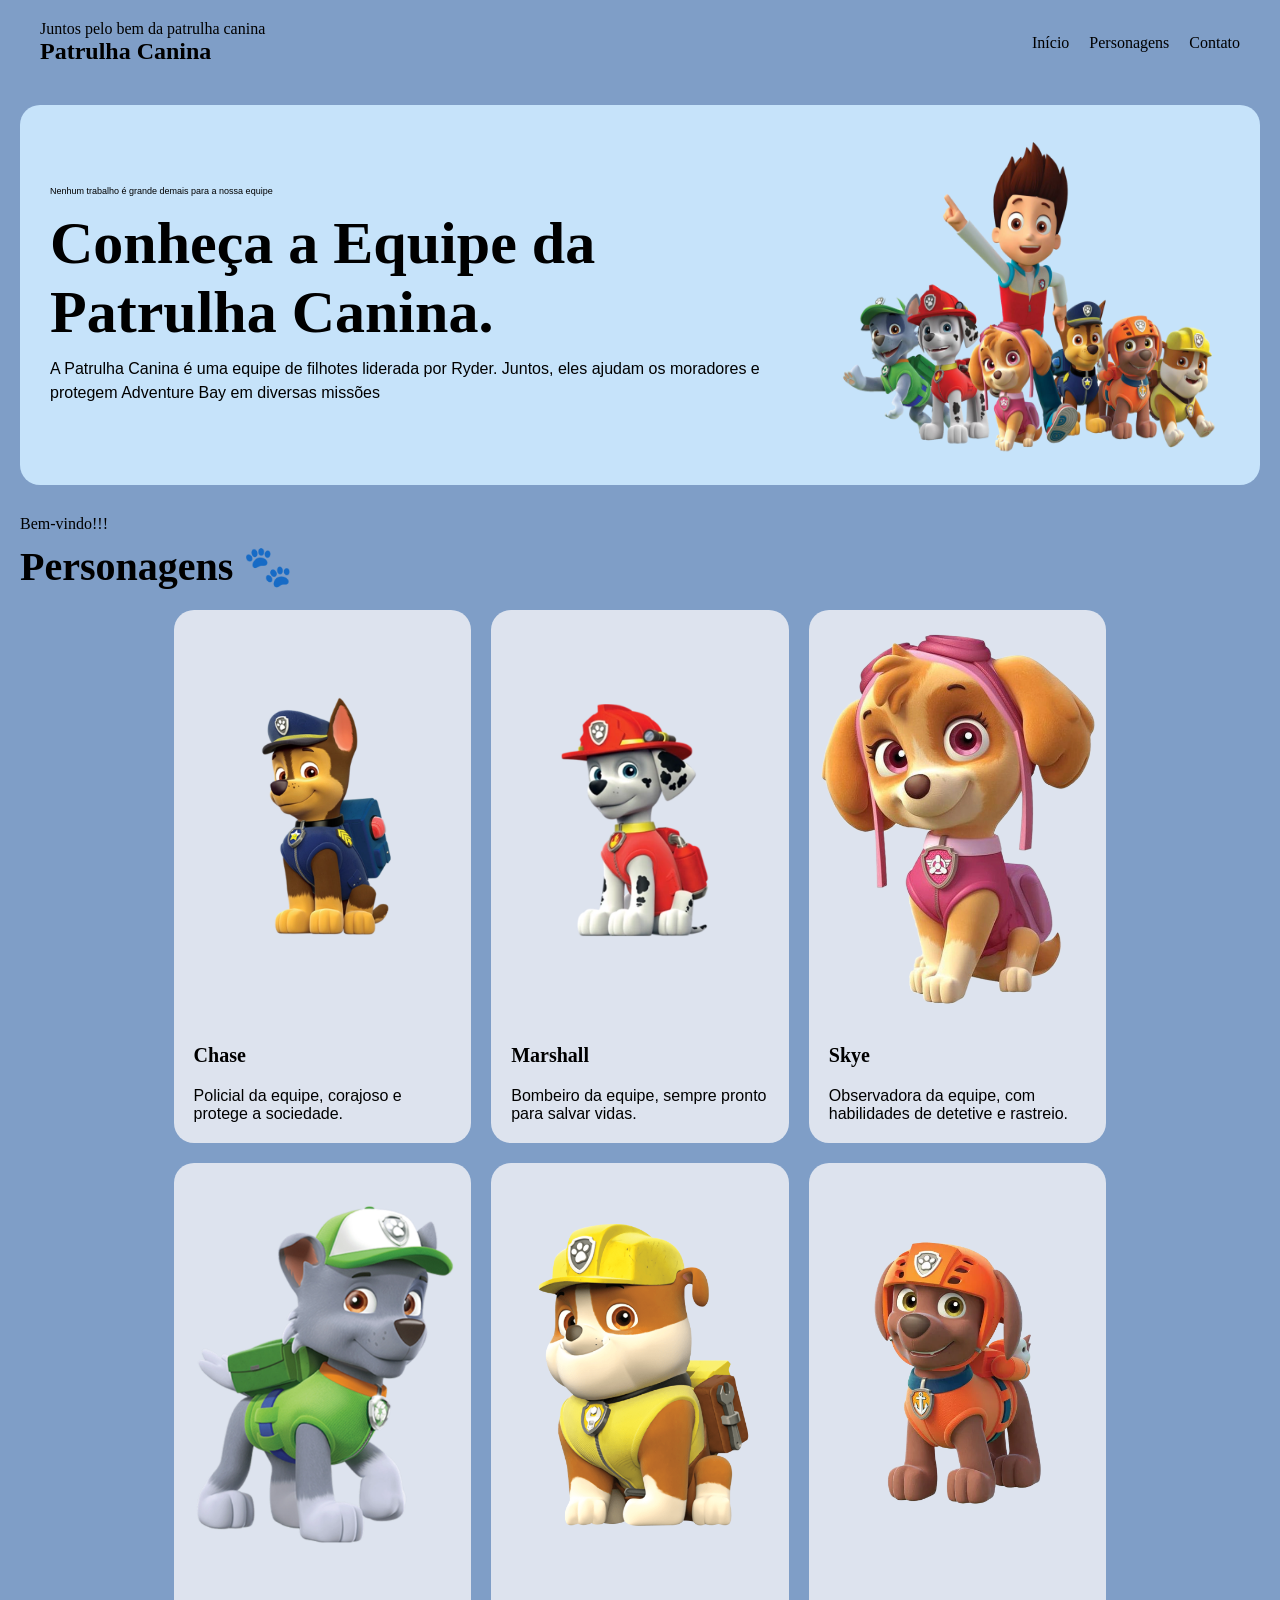
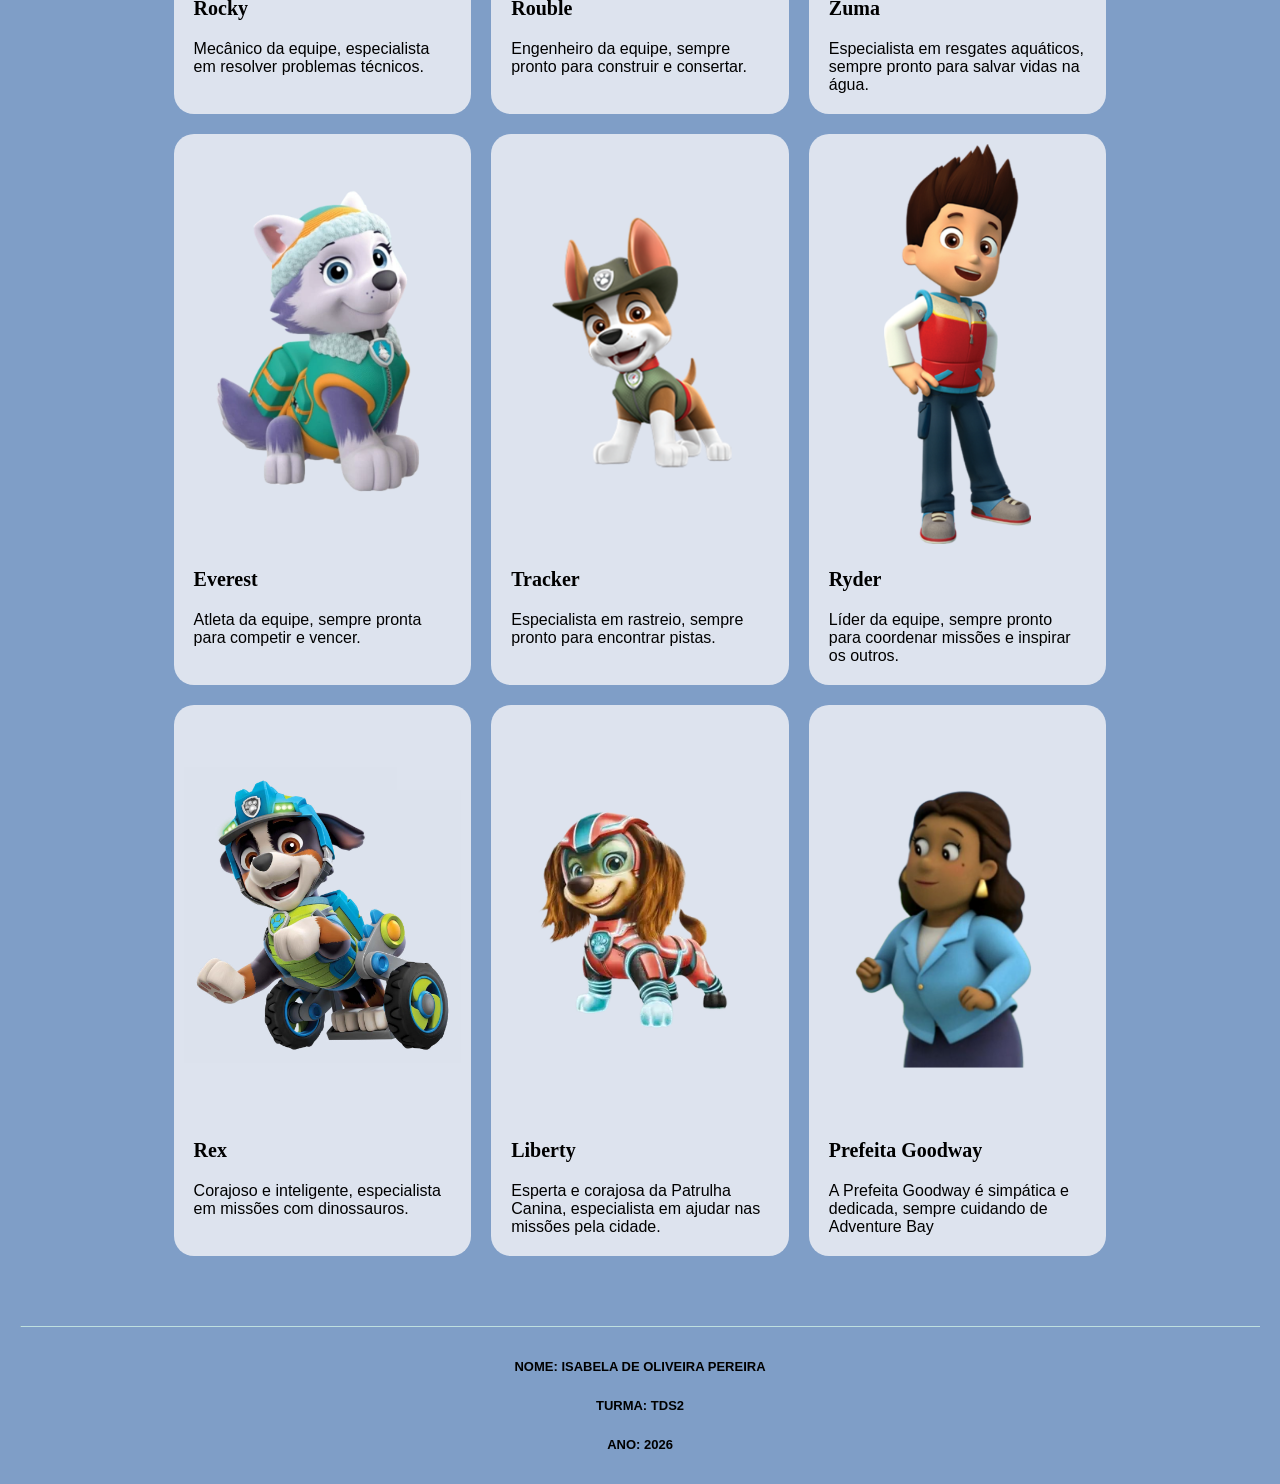
<file: index.html>
<!doctype html>
<html lang="pt-BR">
    <head>
        <meta charset="UTF-8" />
        <title>Patrulha Canina</title>
        <link rel="stylesheet" href="css/style.css" />
    </head>
    <body>
        <header>
            <section>
                <p class="letras_pequena"> Juntos pelo bem da patrulha canina</p>
                <h1>Patrulha Canina </h1>
            </section>
            <section id="menu">
                <p>Início</p>
                <p>Personagens</p>
                <p>Contato</p>
        
            </section>

        </header>
        <main>
            <section id="introducao">
                <article>
                    <p class="letras_pequenas"> Nenhum trabalho é grande demais para a nossa equipe</p>
                    <h2>Conheça a Equipe da Patrulha Canina.</h2>
                    <p>
                       A Patrulha Canina é uma equipe de filhotes liderada por Ryder. Juntos, eles ajudam os moradores e protegem Adventure Bay em diversas missões
                    </p>
                </article>

                <img
                    src="assets/img/canina.png"
                    alt="Imagem representando um disco de cores" />
            </section>

            <section id="galeria">
                <article>
                    <p class="letras_medias">Bem-vindo!!!</p>
                    <h3>Personagens 🐾</h3>
                </article>

                <section id="fotos">
                    <article class="foto">
                        <img src="assets/img/chase.png" alt="Quadrado com a cor Azul" />
                        <h4>Chase</h4>
                        <p>Policial da equipe, corajoso e protege a sociedade.</p>
                    </article>
                    <article class="foto">
                        <img src="assets/img/marshall.png" alt="Quadrado com a cor Azul" />
                        <h4>Marshall</h4>
                        <p>Bombeiro da equipe, sempre pronto para salvar vidas.</p>
                    </article>
                    <article class="foto">
                        <img src="assets/img/Skye.png" alt="Quadrado com a cor Azul" />
                        <h4>Skye</h4>
                        <p>Observadora da equipe, com habilidades de detetive e rastreio.</p>
                    </article>
                    <article class="foto">
                        <img src="assets/img/rocky.png" alt="Quadrado com a cor Azul" />
                        <h4>Rocky</h4>
                        <p>Mecânico da equipe, especialista em resolver problemas técnicos.</p>
                    </article>
                    <article class="foto">
                        <img src="assets/img/rouble.png" alt="Quadrado com a cor Azul" />
                        <h4>Rouble</h4>
                        <p>Engenheiro da equipe, sempre pronto para construir e consertar.</p>
                    </article>
                    <article class="foto">
                        <img src="assets/img/zuma.png" alt="Quadrado com a cor Azul" />
                        <h4>Zuma</h4>
                        <p>Especialista em resgates aquáticos, sempre pronto para salvar vidas na água.</p>
                    </article>
                    <article class="foto">
                        <img src="assets/img/everest.png" alt="Quadrado com a cor Azul" />
                        <h4>Everest</h4>
                        <p>Atleta da equipe, sempre pronta para competir e vencer.</p>
                    </article>
                    <article class="foto">
                        <img src="assets/img/tracker.png" alt="Quadrado com a cor Azul" />
                        <h4>Tracker</h4>
                        <p>Especialista em rastreio, sempre pronto para encontrar pistas.</p>
                    </article>
                    <article class="foto">
                        <img src="assets/img/ryder.png" alt="Quadrado com a cor Azul" />
                        <h4>Ryder</h4>
                        <p>Líder da equipe, sempre pronto para coordenar missões e inspirar os outros.</p>
                    </article>
                    <article class="foto">
                        <img src="assets/img/Rex.png" alt="Quadrado com a cor Azul" />
                        <h4>Rex</h4>
                        <p>Corajoso e inteligente, especialista em missões com dinossauros.</p>
                    </article>
                    <article class="foto">
                        <img src="assets/img/liberty.png" alt="Quadrado com a cor Azul" />
                        <h4>Liberty</h4>
                        <p>Esperta e corajosa da Patrulha Canina, especialista em ajudar nas missões pela cidade.</p>
                    </article>
                    <article class="foto">
                        <img src="assets/img/prefeita.png" alt="Quadrado com a cor Azul" />
                        <h4>Prefeita Goodway</h4>
                        <p>A Prefeita Goodway é simpática e dedicada, sempre cuidando de Adventure Bay</p>
                    </article>
                </section>
            </section>
        </main>

        <hr>
        <footer class="rodape">
            <p>Nome: Isabela de Oliveira Pereira</p>
            <p>Turma: TDS2</p>
            <p>Ano: 2026</p>
        </footer>

    </body>
</html>
</file>
<file: css/style.css>
* {
    padding: 0;
    margin: 0;
    box-sizing: border-box;
}

body {
    font-family: Georgia, 'Times New Roman', Times, serif;
    background-color: rgb(127, 158, 199);
    padding: 20px;
    color:rgb(0, 0, 0);
}

header {
    padding-left: 20px;
    margin-bottom:40px;
    display: flex;
    justify-content: space-between;
}

#menu {
    display: flex;
    gap: 20px;
    margin-right: 20px;
    align-items: center;

}

#introducao {
    display: flex;
    flex-direction: row;
    gap: 30px;
    padding: 30px;
    background-color: rgb(198, 227, 250);
    border-radius: 20px;
    align-items: center;
    justify-content: space-between;
    margin-bottom: 30px;
    line-height: 1.5;
    font-family: Arial, Helvetica, sans-serif;
}

.letras_pequenas {
    color:rgb(0, 0, 0)
    text-transform: uppercase;
    front-weight: bold;
    font-size: xx-small;
    font-family: font-family: 'Segoe UI', Tahoma, Geneva, Verdana, sans-serif;
}

#introducao h2 {
    font-size:60px;
    margin-top:10px;
    margin-bottom: 10px;
    font-family: Georgia, 'Times New Roman', Times, serif;
    line-height: normal;
}
#introducao img {
    width: 400px;
    height:320px;
}

#galeria h3 {
    font-size: 40px;
    padding-top: 10px;
}

#texto_galeria {
    padding-left:20px;
    line-height: 0.75;
}

#fotos {
    display: flex;
    flex-wrap: wrap;
    justify-content: center;
    padding-top: 20px;
    padding-bottom: 20px;
    gap: 20px;
}

.foto img {
    width:100%;
    border-radius: 30px;
    height: 400px;
    object-fit:contain;
}
.foto {
    background-color: rgba(255, 253, 253, 0.733);
    width: 24%;
    flex-direction: row;
    justify-content: center;
    align-items: center;
    padding: 10px;
    border-radius: 20px;
}

.foto h4 {
    font-size: 20px;
    margin-top: 20px;
    margin-left: 10px;
    margin-bottom: 10px;
}
.foto p {
    padding:10px;
    font-family: Arial, Helvetica, sans-serif;
}

hr{
    border-top: none;
    border-color: rgb(191, 224, 224);
    margin-top: 50px;
    margin-bottom: 20px;
}

footer {
    text-transform: uppercase;
    font-weight: bold;
    font-size: small;
    font-family:'Franklin Gothic Medium', 'Arial Narrow', Arial, sans-serif;
    line-height: 3;
    text-align: center;
}
.identificacao {
    line-height: 1.5;
}
</file>
